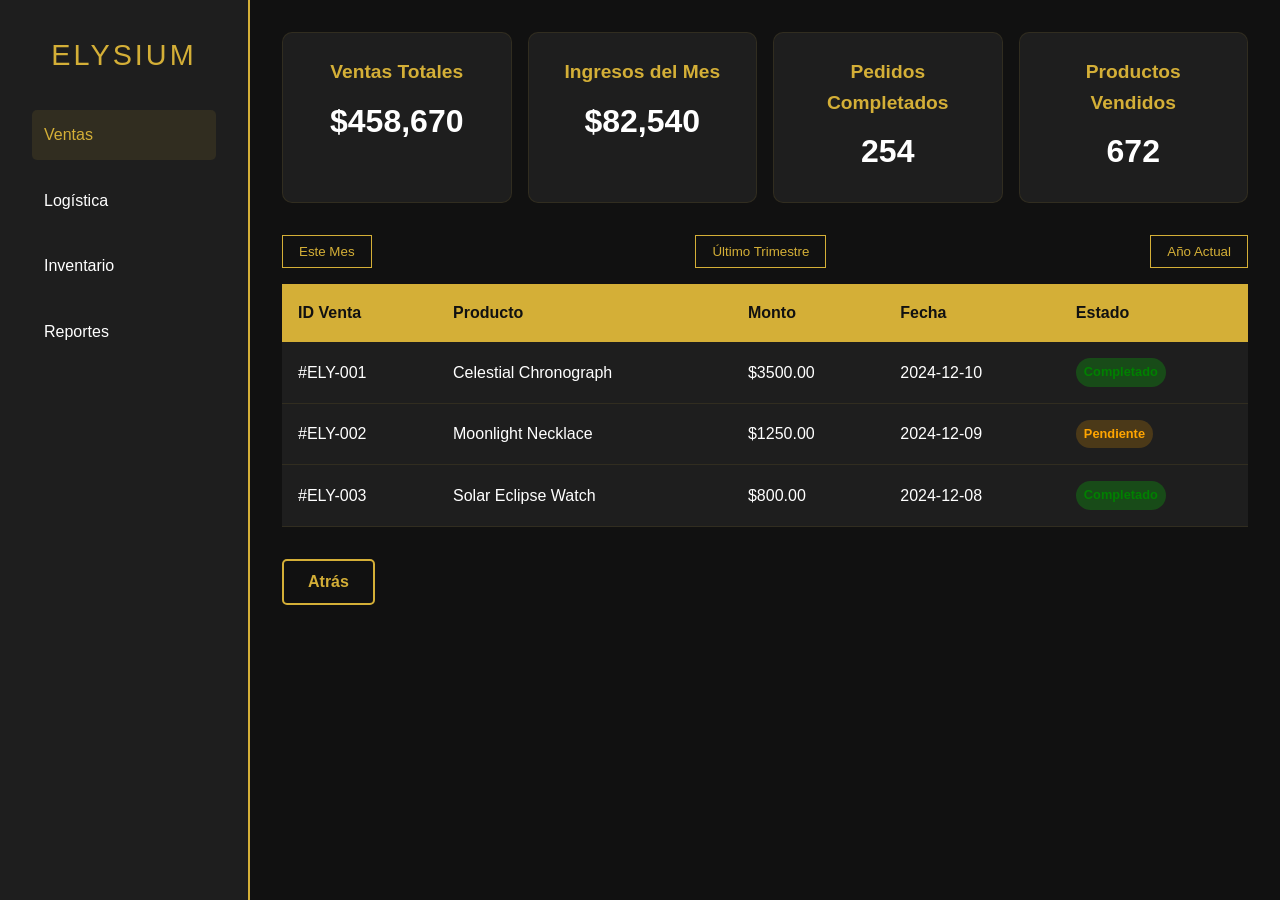
<file: logistica.html>
<!DOCTYPE html>
<html lang="es">
<head>
    <meta charset="UTF-8">
    <meta name="viewport" content="width=device-width, initial-scale=1.0">
    <title>Panel de Logística de Ventas</title>
    <link rel="stylesheet" href="logistica.css">
    <style>
        
    </style>
</head>
<body>
    <div class="dashboard">
        <aside class="sidebar">
            <div class="logo">ELYSIUM</div>
            <ul class="nav-menu">
                <li><a href="#" class="active">Ventas</a></li>
                <li><a href="#">Logística</a></li>
                <li><a href="#">Inventario</a></li>
                <li><a href="#">Reportes</a></li>
            </ul>
        </aside>
        
        <main class="main-content">
            <section class="sales-summary">
                <div class="summary-card">
                    <h3>Ventas Totales</h3>
                    <div class="value">$458,670</div>
                </div>
                <div class="summary-card">
                    <h3>Ingresos del Mes</h3>
                    <div class="value">$82,540</div>
                </div>
                <div class="summary-card">
                    <h3>Pedidos Completados</h3>
                    <div class="value">254</div>
                </div>
                <div class="summary-card">
                    <h3>Productos Vendidos</h3>
                    <div class="value">672</div>
                </div>
            </section>

            <section>
                <div class="filters">
                    <button class="filter-btn">Este Mes</button>
                    <button class="filter-btn">Último Trimestre</button>
                    <button class="filter-btn">Año Actual</button>
                </div>
                <table class="sales-table">
                    <thead>
                        <tr>
                            <th>ID Venta</th>
                            <th>Producto</th>
                            <th>Monto</th>
                            <th>Fecha</th>
                            <th>Estado</th>
                        </tr>
                    </thead>
                    <tbody>
                        <tr>
                            <td>#ELY-001</td>
                            <td>Celestial Chronograph</td>
                            <td>$3500.00</td>
                            <td>2024-12-10</td>
                            <td><span class="status-badge completed">Completado</span></td>
                        </tr>
                        <tr>
                            <td>#ELY-002</td>
                            <td>Moonlight Necklace</td>
                            <td>$1250.00</td>
                            <td>2024-12-09</td>
                            <td><span class="status-badge pending">Pendiente</span></td>
                        </tr>
                        <tr>
                            <td>#ELY-003</td>
                            <td>Solar Eclipse Watch</td>
                            <td>$800.00</td>
                            <td>2024-12-08</td>
                            <td><span class="status-badge completed">Completado</span></td>
                        </tr>
                    </tbody>
                </table>
                <!-- Botón Atrás -->
                 <a href="home.html">
<button class="back-btn">Atrás</button>
</a>

<style>
    .back-btn {
        background-color: var(--negro-profundo);
        color: var(--oro);
        padding: 0.75rem 1.5rem;
        border: 2px solid var(--oro);
        border-radius: 5px;
        font-size: 1rem;
        font-weight: bold;
        cursor: pointer;
        transition: all 0.3s ease;
        margin-top: 2rem;
    }

    .back-btn:hover {
        background-color: var(--oro);
        color: var(--negro-profundo);
    }
</style>

            </section>
        </main>
    </div>
</body>
</html>
</file>
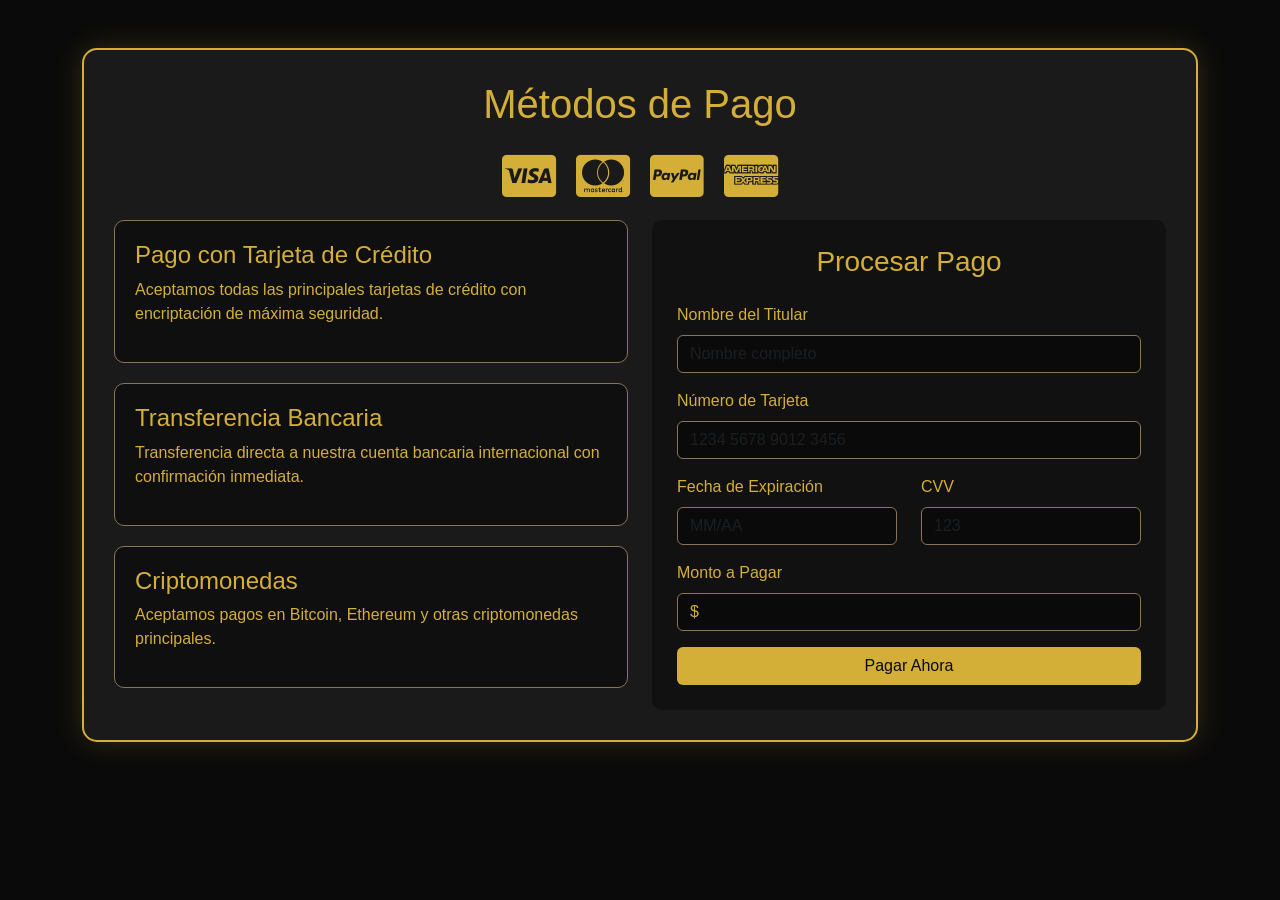
<file: pago.html>
<!DOCTYPE html>
<html lang="es">
<head>
    <meta charset="UTF-8">
    <title>Métodos de Pago - Quantum Watches</title>
    <link href="https://cdn.jsdelivr.net/npm/bootstrap@5.3.0/dist/css/bootstrap.min.css" rel="stylesheet">
    <link rel="stylesheet" href="pago.css">
    <style>
        
    </style>
</head>
<body>
    <div class="container py-5">
        <div class="payment-container">
            <h1 class="text-center mb-4">Métodos de Pago</h1>
            
            <head>
                <link href="https://cdnjs.cloudflare.com/ajax/libs/font-awesome/6.0.0-beta3/css/all.min.css" rel="stylesheet">
            </head>
            
            <div class="payment-icons">
                <i class="fab fa-cc-visa fa-3x" alt="Visa"></i>
                <i class="fab fa-cc-mastercard fa-3x" alt="Mastercard"></i>
                <i class="fab fa-cc-paypal fa-3x" alt="PayPal"></i>
                <i class="fab fa-cc-amex fa-3x" alt="American Express"></i>
            </div>
            

            <div class="row">
                <div class="col-md-6">
                    <div class="payment-method">
                        <h4>Pago con Tarjeta de Crédito</h4>
                        <p>Aceptamos todas las principales tarjetas de crédito con encriptación de máxima seguridad.</p>
                    </div>
                    <div class="payment-method">
                        <h4>Transferencia Bancaria</h4>
                        <p>Transferencia directa a nuestra cuenta bancaria internacional con confirmación inmediata.</p>
                    </div>
                    <div class="payment-method">
                        <h4>Criptomonedas</h4>
                        <p>Aceptamos pagos en Bitcoin, Ethereum y otras criptomonedas principales.</p>
                    </div>
                </div>
                <div class="col-md-6">
                    <form class="payment-form">
                        <h3 class="text-center mb-4">Procesar Pago</h3>
                        <div class="mb-3">
                            <label class="form-label">Nombre del Titular</label>
                            <input type="text" class="form-control" placeholder="Nombre completo" required>
                        </div>
                        <div class="mb-3">
                            <label class="form-label">Número de Tarjeta</label>
                            <input type="text" class="form-control" placeholder="1234 5678 9012 3456" required>
                        </div>
                        <div class="row">
                            <div class="col-md-6 mb-3">
                                <label class="form-label">Fecha de Expiración</label>
                                <input type="text" class="form-control" placeholder="MM/AA" required>
                            </div>
                            <div class="col-md-6 mb-3">
                                <label class="form-label">CVV</label>
                                <input type="text" class="form-control" placeholder="123" required>
                            </div>
                        </div>
                        <div class="mb-3">
                            <label class="form-label">Monto a Pagar</label>
                            <input type="text" class="form-control" id="montoTotal" readonly>
                        </div>
                        <button type="submit" class="btn btn-payment w-100">Pagar Ahora</button>
                    </form>
                </div>
            </div>
        </div>
    </div>

    <script>
        // Simular obtención del monto total del carrito
        document.addEventListener('DOMContentLoaded', () => {
            const montoTotal = localStorage.getItem('carritoTotal') || '';
            document.getElementById('montoTotal').value = `$${montoTotal}`;
        });

        // Validación básica de formulario
        document.querySelector('form').addEventListener('submit', (e) => {
            e.preventDefault();
            alert('Pago procesado exitosamente. Gracias por su compra.');
        });
    </script>
</body>
</html>
</file>
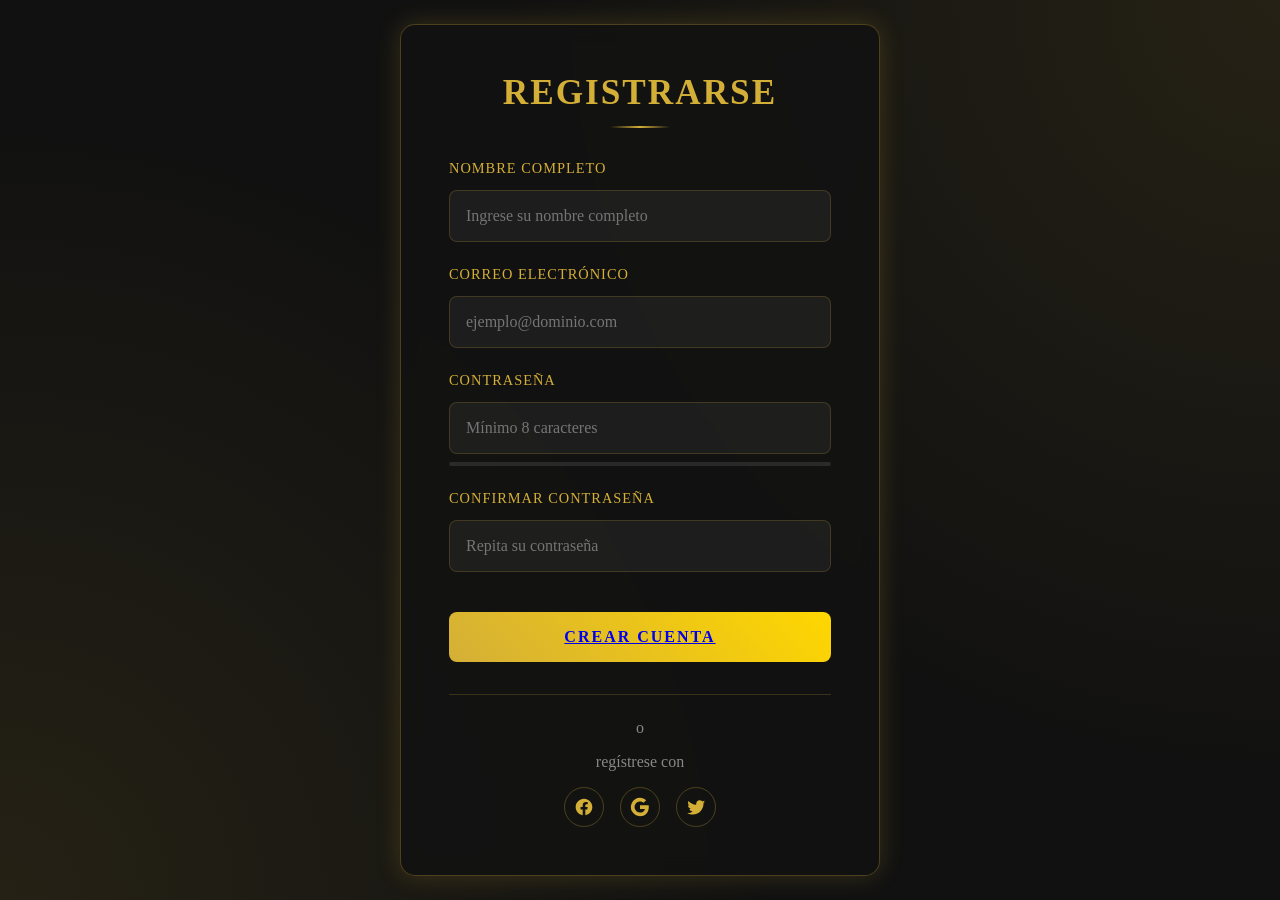
<file: usuario.html>
<!DOCTYPE html>
<html lang="es">
<head>
    <meta charset="UTF-8">
    <meta name="viewport" content="width=device-width, initial-scale=1.0">
    <link rel="stylesheet" href="usuario.css">
    <title>Registro Elegante</title>
    
</head>
<body>
    <div class="container">
        <h2>Registrarse</h2>
        <form id="registroForm">
            <div class="form-group">
                <label for="nombre">Nombre Completo</label>
                <input type="text" id="nombre" required placeholder="Ingrese su nombre completo">
                <div class="error" id="nombreError">Por favor ingrese su nombre completo</div>
            </div>
            
            <div class="form-group">
                <label for="email">Correo Electrónico</label>
                <input type="email" id="email" required placeholder="ejemplo@dominio.com">
                <div class="error" id="emailError">Por favor ingrese un correo válido</div>
            </div>
            
            <div class="form-group">
                <label for="password">Contraseña</label>
                <input type="password" id="password" required placeholder="Mínimo 8 caracteres">
                <div class="password-strength">
                    <div class="password-strength-bar" id="strengthBar"></div>
                </div>
                <div class="error" id="passwordError">La contraseña debe tener al menos 8 caracteres</div>
            </div>
            
            <div class="form-group">
                <label for="confirmPassword">Confirmar Contraseña</label>
                <input type="password" id="confirmPassword" required placeholder="Repita su contraseña">
                <div class="error" id="confirmPasswordError">Las contraseñas no coinciden</div>
            </div>
            <a href="home.html">
            <button type="submit">Crear Cuenta <a href="home.html"></a></button>
        </a>
        </form>
        <div class="success-message" id="successMessage">
            ¡Bienvenido! Su cuenta ha sido creada exitosamente.
        </div>

        <div class="social-login">
            <p>o</p>
            <p>regístrese con</p>
            <div class="social-icons">
                <div class="social-icon">
                    <svg width="20" height="20" fill="#D4AF37" viewBox="0 0 24 24">
                        <path d="M12 2C6.477 2 2 6.477 2 12c0 4.991 3.657 9.128 8.438 9.879V14.89h-2.54V12h2.54V9.797c0-2.506 1.492-3.89 3.777-3.89 1.094 0 2.238.195 2.238.195v2.46h-1.26c-1.243 0-1.63.771-1.63 1.562V12h2.773l-.443 2.89h-2.33v6.989C18.343 21.129 22 16.99 22 12c0-5.523-4.477-10-10-10z"/>
                    </svg>
                </div>
                <div class="social-icon">
                    <svg width="20" height="20" fill="#D4AF37" viewBox="0 0 24 24">
                        <path d="M22.56 12.25c0-.78-.07-1.53-.2-2.25H12v4.26h5.92c-.26 1.37-1.04 2.53-2.21 3.31v2.77h3.57c2.08-1.92 3.28-4.74 3.28-8.09z"/>
                        <path d="M12 23c2.97 0 5.46-.98 7.28-2.66l-3.57-2.77c-.98.66-2.23 1.06-3.71 1.06-2.86 0-5.29-1.93-6.16-4.53H2.18v2.84C3.99 20.53 7.7 23 12 23z"/>
                        <path d="M5.84 14.09c-.22-.66-.35-1.36-.35-2.09s.13-1.43.35-2.09V7.07H2.18C1.43 8.55 1 10.22 1 12s.43 3.45 1.18 4.93l2.85-2.22.81-.62z"/>
                        <path d="M12 5.38c1.62 0 3.06.56 4.21 1.64l3.15-3.15C17.45 2.09 14.97 1 12 1 7.7 1 3.99 3.47 2.18 7.07l3.66 2.84c.87-2.6 3.3-4.53 6.16-4.53z"/>
                    </svg>
                </div>
                <div class="social-icon">
                    <svg width="20" height="20" fill="#D4AF37" viewBox="0 0 24 24">
                        <path d="M22.92 6c-.77.35-1.6.58-2.46.69.88-.53 1.56-1.37 1.88-2.38-.83.5-1.75.85-2.72 1.05C18.83 4.5 17.72 4 16.46 4c-2.35 0-4.27 1.92-4.27 4.29 0 .34.04.67.11.98C8.28 9.09 5.11 7.38 3 4.79c-.37.63-.58 1.37-.58 2.15 0 1.49.75 2.81 1.91 3.56-.71 0-1.37-.2-1.95-.5v.03c0 2.08 1.48 3.82 3.44 4.21a4.22 4.22 0 0 1-1.93.07 4.28 4.28 0 0 0 4 2.98 8.521 8.521 0 0 1-5.33 1.84c-.34 0-.68-.02-1.02-.06C3.44 20.29 5.7 21 8.12 21 16.47 21 21 14.06 21 8.07c0-.19 0-.39-.01-.58.84-.6 1.56-1.36 2.14-2.23z"/>
                    </svg>
                </div>
            </div>
        </div>
    </div>

    <script>
        document.getElementById('registroForm').addEventListener('submit', function(e) {
            e.preventDefault();
            
            const nombre = document.getElementById('nombre').value.trim();
            const email = document.getElementById('email').value.trim();
            const password = document.getElementById('password').value;
            const confirmPassword = document.getElementById('confirmPassword').value;
            
            document.querySelectorAll('.error').forEach(error => error.style.display = 'none');
            
            let isValid = true;
            
            if (nombre.length < 3) {
                document.getElementById('nombreError').style.display = 'block';
                isValid = false;
            }
            
            const emailRegex = /^[^\s@]+@[^\s@]+\.[^\s@]+$/;
            if (!emailRegex.test(email)) {
                document.getElementById('emailError').style.display = 'block';
                isValid = false;
            }
            
            if (password.length < 8) {
                document.getElementById('passwordError').style.display = 'block';
                isValid = false;
            }
            
            if (password !== confirmPassword) {
                document.getElementById('confirmPasswordError').style.display = 'block';
                isValid = false;
            }
            
            if (isValid) {
                document.getElementById('registroForm').style.display = 'none';
                document.getElementById('successMessage').style.display = 'block';
                
                console.log('Datos del registro:', {
                    nombre,
                    email,
                    password
                });
            }
        });

        // Medidor de fortaleza de contraseña
        document.getElementById('password').addEventListener('input', function(e) {
            const password = e.target.value;
            const strengthBar = document.getElementById('strengthBar');
            let strength = 0;
            
            if (password.length >= 8) strength += 25;
            if (password.match(/[A-Z]/)) strength += 25;
            if (password.match(/[0-9]/)) strength += 25;
            if (password.match(/[^A-Za-z0-9]/)) strength += 25;
            
            strengthBar.style.width = strength + '%';
            
            if (strength <= 25) {
                strengthBar.style.background = '#ff4444';
            } else if (strength <= 50) {
                strengthBar.style.background = '#ffbb33';
            } else if (strength <= 75) {
                strengthBar.style.background = '#00C851';
            } else {
                strengthBar.style.background = '#D4AF37';
            }
            });
</file>
<file: logistica.css>
:root {
    --oro: #D4AF37;
    --negro-profundo: #111111;
    --gris-oscuro: #1E1E1E;
    --blanco: #FFFFFF;
    --oro-transparente: rgba(212, 175, 55, 0.1);
}

* {
    margin: 0;
    padding: 0;
    box-sizing: border-box;
    font-family: 'Arial', sans-serif;
}

body {
    background-color: var(--negro-profundo);
    color: var(--blanco);
    line-height: 1.6;
}

.dashboard {
    display: grid;
    grid-template-columns: 250px 1fr;
    min-height: 100vh;
}

.sidebar {
    background-color: var(--gris-oscuro);
    padding: 2rem;
    border-right: 2px solid var(--oro);
}

.logo {
    color: var(--oro);
    font-size: 1.8rem;
    text-align: center;
    margin-bottom: 2rem;
    letter-spacing: 3px;
}

.nav-menu {
    list-style: none;
}

.nav-menu li {
    margin-bottom: 1rem;
}

.nav-menu a {
    color: var(--blanco);
    text-decoration: none;
    display: flex;
    align-items: center;
    padding: 0.75rem;
    border-radius: 5px;
    transition: all 0.3s ease;
}

.nav-menu a:hover, .nav-menu a.active {
    background-color: var(--oro-transparente);
    color: var(--oro);
}

.main-content {
    padding: 2rem;
    background-color: var(--negro-profundo);
}

.sales-summary {
    display: grid;
    grid-template-columns: repeat(4, 1fr);
    gap: 1rem;
    margin-bottom: 2rem;
}

.summary-card {
    background-color: var(--gris-oscuro);
    border: 1px solid var(--oro-transparente);
    border-radius: 10px;
    padding: 1.5rem;
    text-align: center;
    transition: transform 0.3s ease;
}

.summary-card:hover {
    transform: scale(1.05);
    box-shadow: 0 0 20px var(--oro-transparente);
}

.summary-card h3 {
    color: var(--oro);
    margin-bottom: 0.5rem;
    font-size: 1.2rem;
}

.summary-card .value {
    font-size: 2rem;
    font-weight: bold;
}

.sales-table {
    width: 100%;
    border-collapse: collapse;
    background-color: var(--gris-oscuro);
}

.sales-table thead {
    background-color: var(--oro);
    color: var(--negro-profundo);
}

.sales-table th, .sales-table td {
    padding: 1rem;
    text-align: left;
    border-bottom: 1px solid var(--oro-transparente);
}

.status-badge {
    display: inline-block;
    padding: 0.25rem 0.5rem;
    border-radius: 20px;
    font-size: 0.8rem;
    font-weight: bold;
}

.status-badge.completed {
    background-color: rgba(0, 255, 0, 0.2);
    color: green;
}

.status-badge.pending {
    background-color: rgba(255, 165, 0, 0.2);
    color: orange;
}

.chart-container {
    background-color: var(--gris-oscuro);
    border: 1px solid var(--oro-transparente);
    border-radius: 10px;
    padding: 1.5rem;
    margin-top: 2rem;
}

.filters {
    display: flex;
    justify-content: space-between;
    margin-bottom: 1rem;
}

.filter-btn {
    background-color: transparent;
    border: 1px solid var(--oro);
    color: var(--oro);
    padding: 0.5rem 1rem;
    cursor: pointer;
    transition: all 0.3s ease;
}

.filter-btn:hover {
    background-color: var(--oro);
    color: var(--negro-profundo);
}

@media (max-width: 768px) {
    .dashboard {
        grid-template-columns: 1fr;
    }

    .sidebar {
        display: none;
    }

    .main-content {
        padding: 1rem;
    }

    .sales-summary {
        grid-template-columns: 1fr;
    }
}
</file>
<file: pago.css>
:root {
    --negro-profundo: #0a0a0a;
    --oro-metalico: #D4AF37;
    --oro-oscuro: #8B7355;
    --negro-suave: #1a1a1a;
}

body {
    background-color: var(--negro-profundo);
    color: var(--oro-metalico);
    font-family: 'Orbitron', sans-serif;
}

.payment-container {
    background-color: var(--negro-suave);
    border: 2px solid var(--oro-metalico);
    border-radius: 15px;
    padding: 30px;
    box-shadow: 0 0 30px rgba(212,175,55,0.2);
}

.payment-method {
    background-color: rgba(10,10,10,0.7);
    border: 1px solid var(--oro-oscuro);
    border-radius: 10px;
    padding: 20px;
    margin-bottom: 20px;
    transition: all 0.3s ease;
}

.payment-method:hover {
    transform: scale(1.03);
    box-shadow: 0 0 20px rgba(212,175,55,0.3);
}

.payment-method img {
    max-height: 80px;
    filter: grayscale(30%) brightness(80%);
    transition: all 0.3s ease;
}

.payment-method:hover img {
    filter: grayscale(0%) brightness(100%);
}

.payment-form {
    background-color: rgba(15,15,15,0.8);
    border-radius: 10px;
    padding: 25px;
}

.form-control {
    background-color: var(--negro-profundo);
    color: var(--oro-metalico);
    border-color: var(--oro-oscuro);
}

.form-control:focus {
    background-color: var(--negro-suave);
    color: white;
    border-color: var(--oro-metalico);
    box-shadow: 0 0 10px rgba(212,175,55,0.3);
}

.btn-payment {
    background-color: var(--oro-metalico);
    color: var(--negro-profundo);
    transition: all 0.3s ease;
}

.btn-payment:hover {
    background-color: white;
    color: var(--negro-suave);
    transform: scale(1.05);
}

.payment-icons {
    display: flex;
    justify-content: center;
    gap: 20px;
    margin-bottom: 20px;
}
</file>
<file: usuario.css>
* {
    margin: 0;
    padding: 0;
    box-sizing: border-box;
    font-family: 'Playfair Display', serif;
}

body {
    min-height: 100vh;
    display: flex;
    justify-content: center;
    align-items: center;
    background: #111;
    background-image: 
        radial-gradient(circle at top right, rgba(212, 175, 55, 0.1), transparent 50%),
        radial-gradient(circle at bottom left, rgba(212, 175, 55, 0.1), transparent 50%);
}

.container {
    background: rgba(18, 18, 18, 0.95);
    padding: 3rem;
    border-radius: 15px;
    box-shadow: 0 0 25px rgba(212, 175, 55, 0.2);
    width: 100%;
    max-width: 480px;
    border: 1px solid rgba(212, 175, 55, 0.3);
    backdrop-filter: blur(10px);
}

h2 {
    text-align: center;
    margin-bottom: 2rem;
    color: #D4AF37;
    font-size: 2.2rem;
    letter-spacing: 2px;
    text-transform: uppercase;
    position: relative;
    padding-bottom: 15px;
}

h2::after {
    content: '';
    position: absolute;
    bottom: 0;
    left: 50%;
    transform: translateX(-50%);
    width: 60px;
    height: 2px;
    background: linear-gradient(90deg, transparent, #D4AF37, transparent);
}

.form-group {
    margin-bottom: 1.5rem;
    position: relative;
}

label {
    display: block;
    margin-bottom: 0.8rem;
    color: #D4AF37;
    font-size: 0.9rem;
    letter-spacing: 1px;
    text-transform: uppercase;
}

input {
    width: 100%;
    padding: 1rem;
    background: rgba(255, 255, 255, 0.05);
    border: 1px solid rgba(212, 175, 55, 0.2);
    border-radius: 8px;
    color: #fff;
    font-size: 1rem;
    transition: all 0.3s ease;
}

input:focus {
    outline: none;
    border-color: #D4AF37;
    box-shadow: 0 0 10px rgba(212, 175, 55, 0.2);
    background: rgba(255, 255, 255, 0.08);
}

.password-strength {
    height: 4px;
    background: rgba(255, 255, 255, 0.1);
    margin-top: 0.5rem;
    border-radius: 2px;
    overflow: hidden;
}

.password-strength-bar {
    height: 100%;
    width: 0;
    transition: width 0.3s, background-color 0.3s;
}

button {
    width: 100%;
    padding: 1rem;
    background: linear-gradient(45deg, #D4AF37, #FFD700);
    color: #000;
    border: none;
    border-radius: 8px;
    cursor: pointer;
    font-size: 1rem;
    font-weight: bold;
    text-transform: uppercase;
    letter-spacing: 2px;
    transition: all 0.3s;
    margin-top: 1rem;
}

button:hover {
    transform: translateY(-2px);
    box-shadow: 0 5px 15px rgba(212, 175, 55, 0.3);
}

.error {
    color: #ff6b6b;
    font-size: 0.85rem;
    margin-top: 0.5rem;
    display: none;
    padding-left: 0.5rem;
    border-left: 2px solid #ff6b6b;
}

.success-message {
    display: none;
    text-align: center;
    color: #D4AF37;
    margin-top: 1rem;
    font-size: 1.2rem;
    padding: 1rem;
    border: 1px solid rgba(212, 175, 55, 0.3);
    border-radius: 8px;
    background: rgba(212, 175, 55, 0.1);
}

.input-icon {
    position: absolute;
    right: 1rem;
    top: 2.8rem;
    color: #D4AF37;
    cursor: pointer;
}

.social-login {
    margin-top: 2rem;
    text-align: center;
    border-top: 1px solid rgba(212, 175, 55, 0.2);
    padding-top: 1.5rem;
}

.social-login p {
    color: #888;
    margin-bottom: 1rem;
}

.social-icons {
    display: flex;
    justify-content: center;
    gap: 1rem;
}

.social-icon {
    width: 40px;
    height: 40px;
    border-radius: 50%;
    border: 1px solid rgba(212, 175, 55, 0.3);
    display: flex;
    align-items: center;
    justify-content: center;
    cursor: pointer;
    transition: all 0.3s;
}

.social-icon:hover {
    background: rgba(212, 175, 55, 0.1);
    transform: translateY(-2px);
}

@keyframes slideIn {
    from {
        opacity: 0;
        transform: translateY(-20px);
    }
    to {
        opacity: 1;
        transform: translateY(0);
    }
}

.container {
    animation: slideIn 0.5s ease-out;
}
</file>
